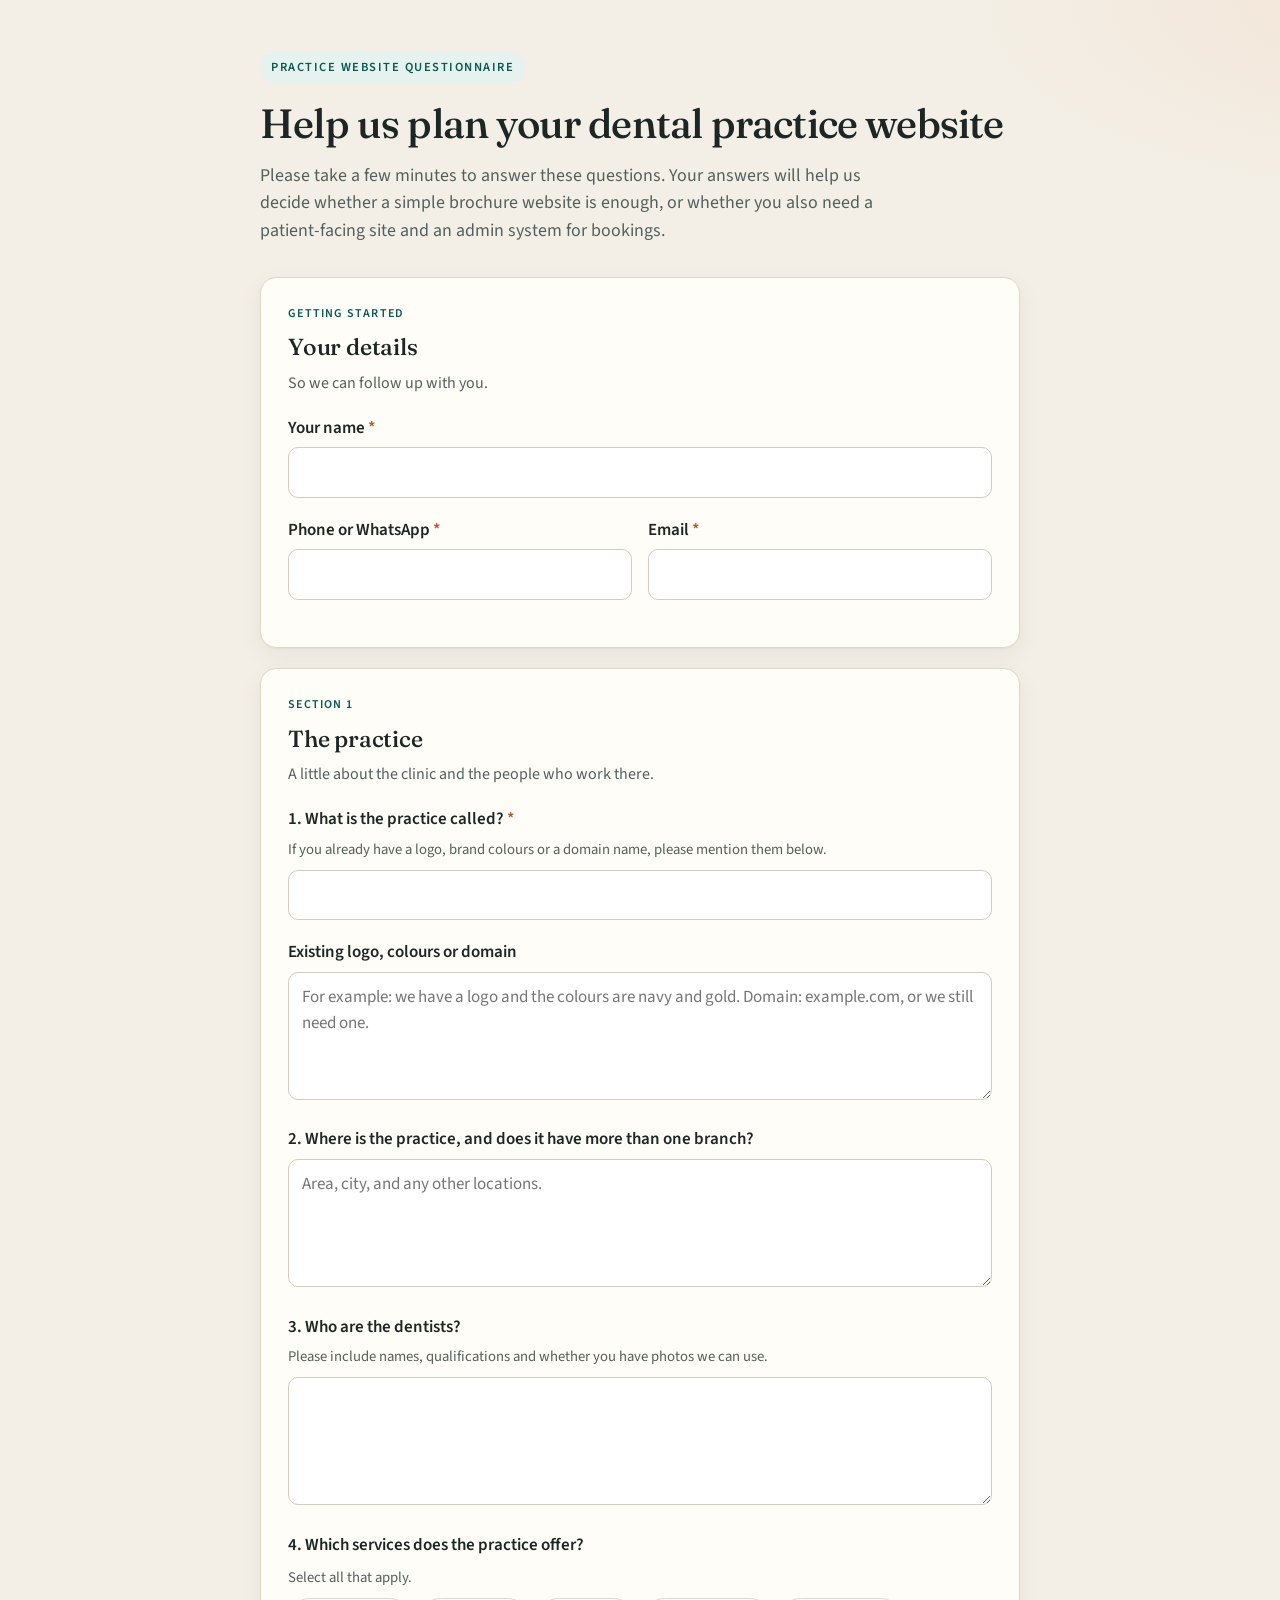
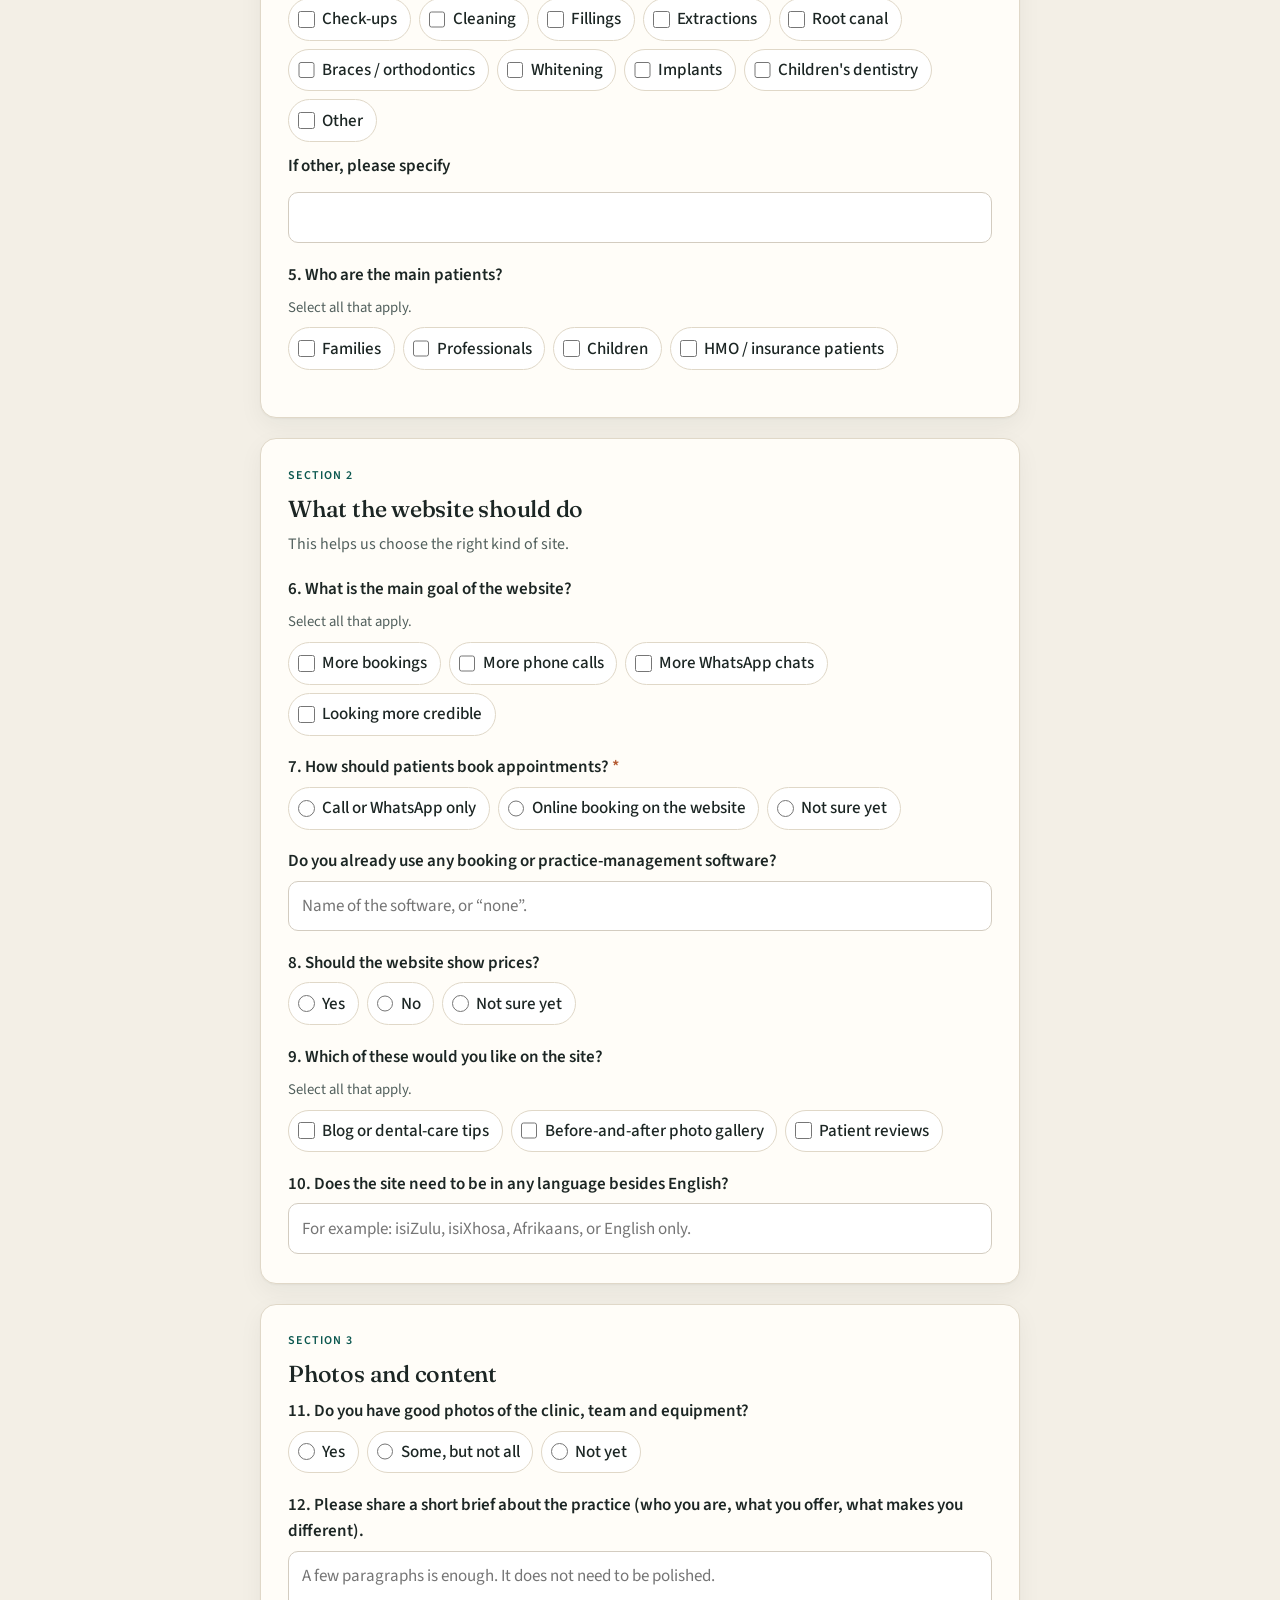
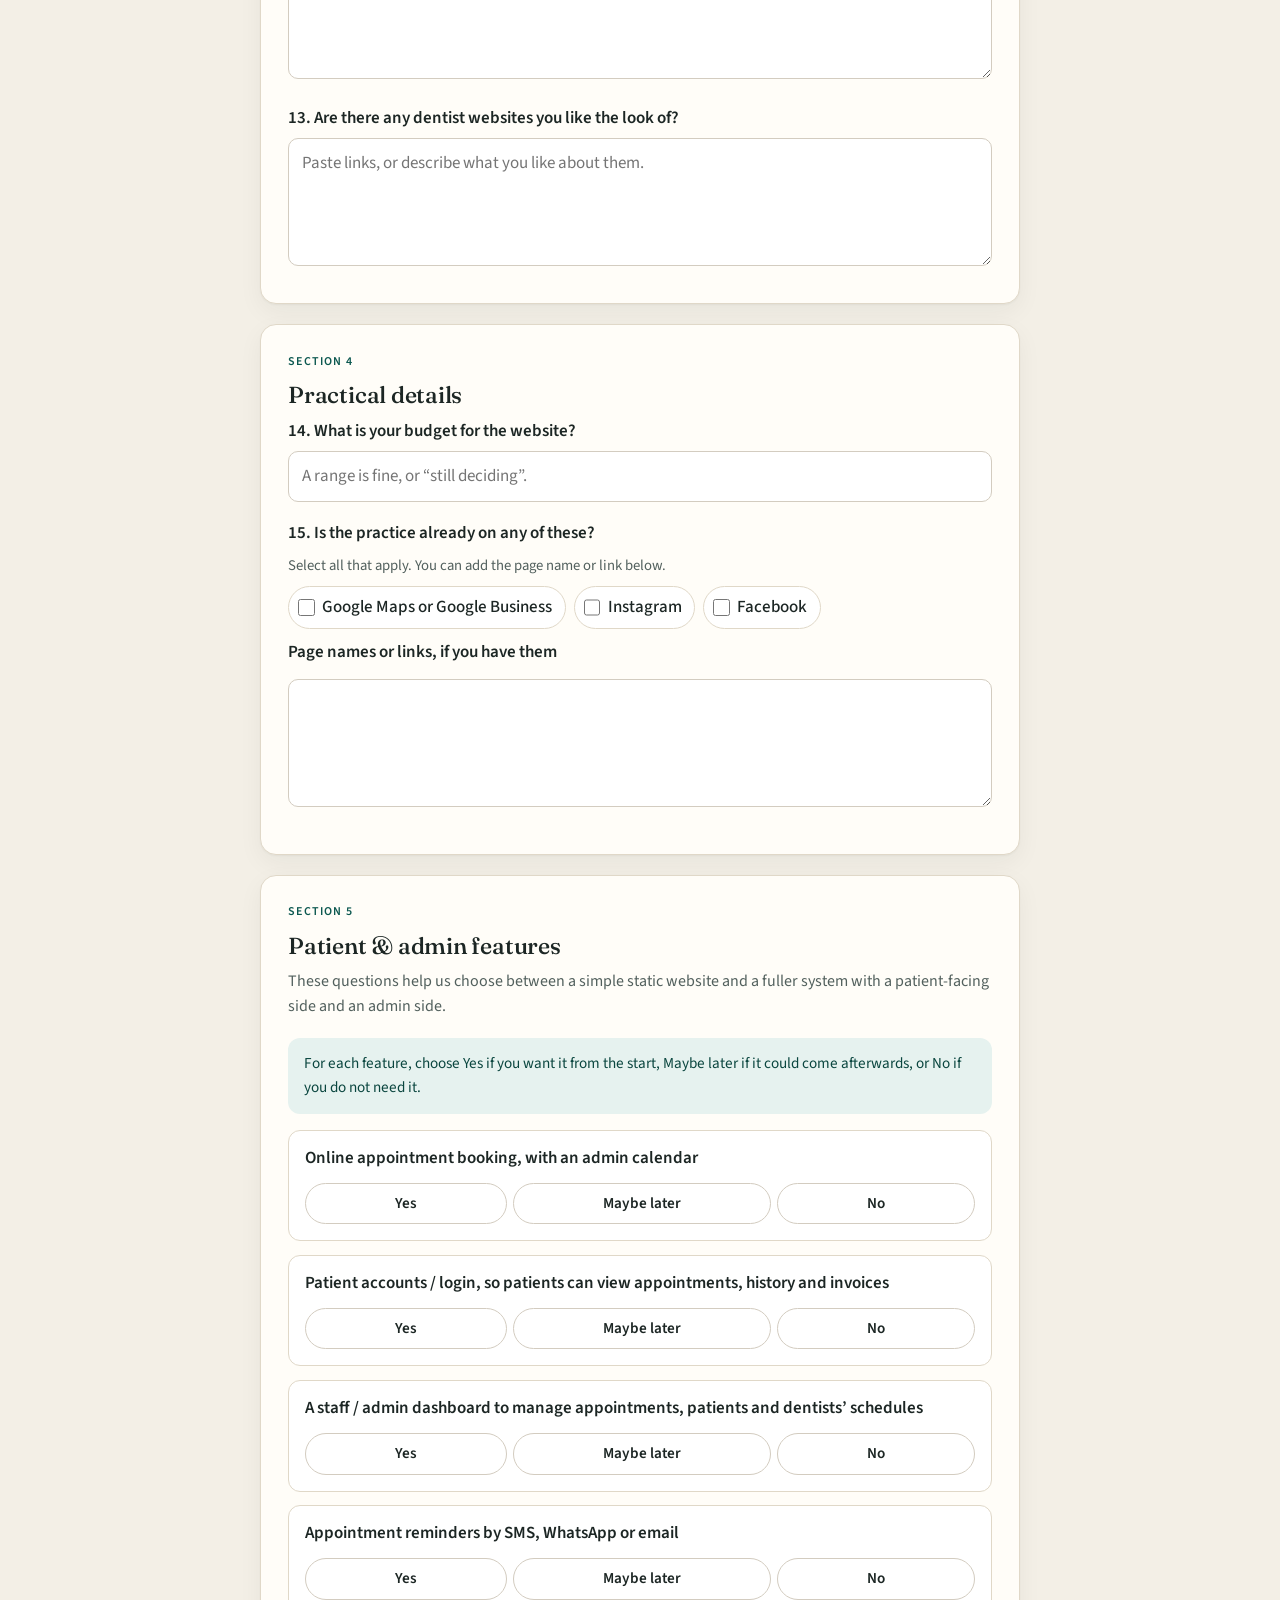
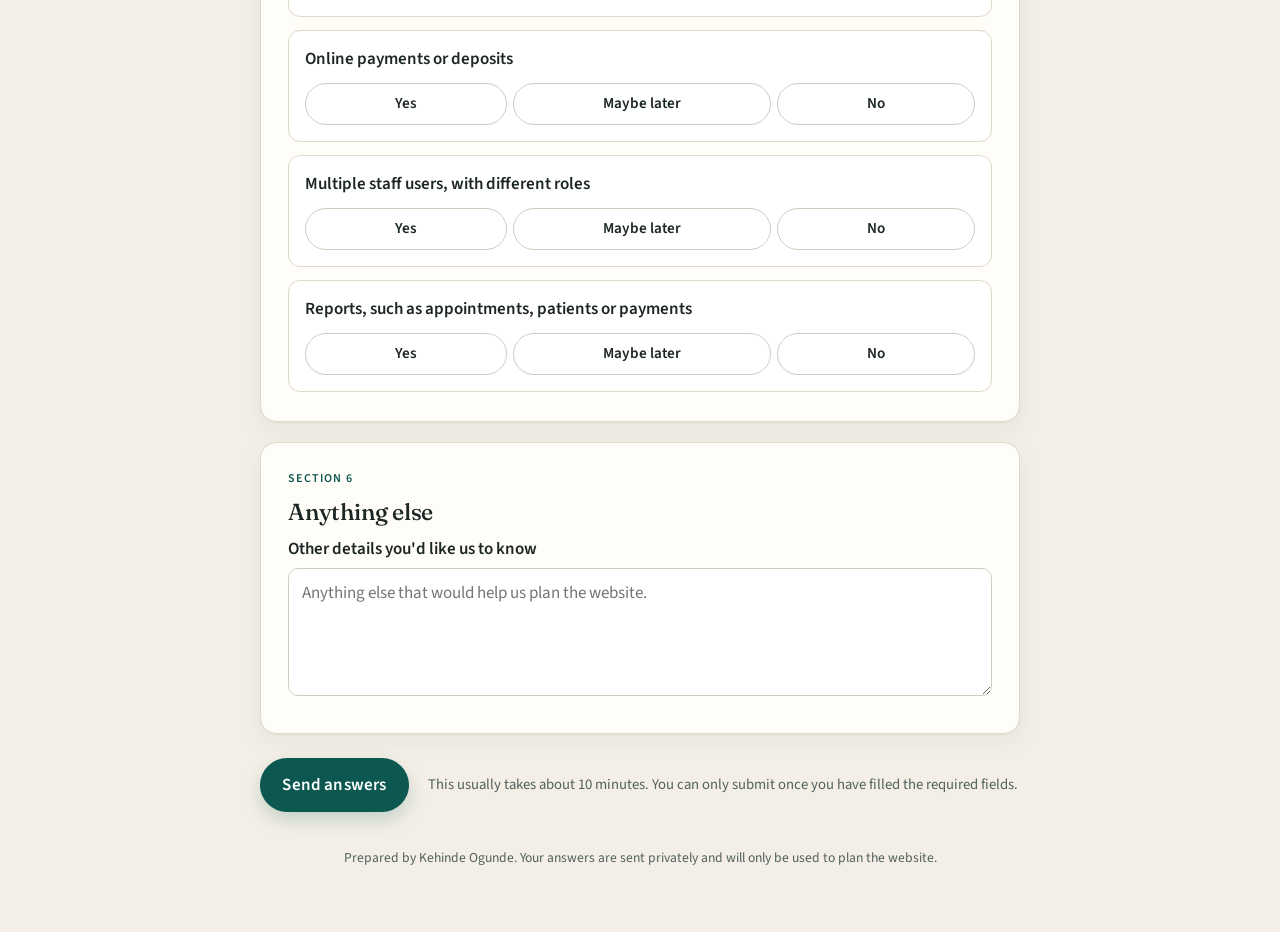
<file: index.html>
<!DOCTYPE html>
<html lang="en">
<head>
  <meta charset="utf-8">
  <meta name="viewport" content="width=device-width, initial-scale=1">
  <meta name="robots" content="noindex, nofollow">
  <title>Practice website questionnaire</title>
  <link rel="preconnect" href="https://fonts.googleapis.com">
  <link rel="preconnect" href="https://fonts.gstatic.com" crossorigin>
  <link href="https://fonts.googleapis.com/css2?family=Fraunces:opsz,wght@9..144,500;9..144,600&family=Source+Sans+3:ital,wght@0,400;0,500;0,600;1,400&display=swap" rel="stylesheet">
  <link rel="stylesheet" href="styles.css">
</head>
<body>
  <div class="wrap">
    <header class="hero">
      <p class="eyebrow">Practice website questionnaire</p>
      <h1>Help us plan your dental practice website</h1>
      <p class="lead">Please take a few minutes to answer these questions. Your answers will help us decide whether a simple brochure website is enough, or whether you also need a patient-facing site and an admin system for bookings.</p>
    </header>

    <form action="https://formsubmit.co/d25eddc47b613f6b07faa2dcef5a06fc" method="POST">
      <input type="hidden" name="_subject" value="Dental practice website questionnaire">
      <input type="hidden" name="_template" value="table">
      <input type="hidden" name="_captcha" value="true">
      <input type="hidden" name="_next" value="https://kehindeogunde.com/dentist-intake/thank-you.html">
      <input type="text" name="_honey" class="hp" tabindex="-1" autocomplete="off">

      <section class="card">
        <p class="section-kicker">Getting started</p>
        <h2>Your details</h2>
        <p class="section-intro">So we can follow up with you.</p>
        <div class="field">
          <label class="q" for="contact-name">Your name <span class="req">*</span></label>
          <input id="contact-name" name="Your name" type="text" autocomplete="name" required>
        </div>
        <div class="grid-2">
          <div class="field">
            <label class="q" for="contact-phone">Phone or WhatsApp <span class="req">*</span></label>
            <input id="contact-phone" name="Phone or WhatsApp" type="tel" autocomplete="tel" required>
          </div>
          <div class="field">
            <label class="q" for="contact-email">Email <span class="req">*</span></label>
            <input id="contact-email" name="email" type="email" autocomplete="email" required>
          </div>
        </div>
      </section>

      <section class="card">
        <p class="section-kicker">Section 1</p>
        <h2>The practice</h2>
        <p class="section-intro">A little about the clinic and the people who work there.</p>

        <div class="field">
          <label class="q" for="practice-name">1. What is the practice called? <span class="req">*</span></label>
          <p class="hint">If you already have a logo, brand colours or a domain name, please mention them below.</p>
          <input id="practice-name" name="Practice name" type="text" required>
        </div>
        <div class="field">
          <label class="q" for="brand">Existing logo, colours or domain</label>
          <textarea id="brand" name="Existing logo, colours or domain" placeholder="For example: we have a logo and the colours are navy and gold. Domain: example.com, or we still need one."></textarea>
        </div>

        <div class="field">
          <label class="q" for="locations">2. Where is the practice, and does it have more than one branch?</label>
          <textarea id="locations" name="Location and branches" placeholder="Area, city, and any other locations."></textarea>
        </div>

        <div class="field">
          <label class="q" for="dentists">3. Who are the dentists?</label>
          <p class="hint">Please include names, qualifications and whether you have photos we can use.</p>
          <textarea id="dentists" name="Dentists"></textarea>
        </div>

        <fieldset>
          <legend class="q">4. Which services does the practice offer?</legend>
          <p class="hint">Select all that apply.</p>
          <div class="choices">
            <label class="choice"><input type="checkbox" name="Service: Check-ups" value="Yes"><span>Check-ups</span></label>
            <label class="choice"><input type="checkbox" name="Service: Cleaning" value="Yes"><span>Cleaning</span></label>
            <label class="choice"><input type="checkbox" name="Service: Fillings" value="Yes"><span>Fillings</span></label>
            <label class="choice"><input type="checkbox" name="Service: Extractions" value="Yes"><span>Extractions</span></label>
            <label class="choice"><input type="checkbox" name="Service: Root canal" value="Yes"><span>Root canal</span></label>
            <label class="choice"><input type="checkbox" name="Service: Braces / orthodontics" value="Yes"><span>Braces / orthodontics</span></label>
            <label class="choice"><input type="checkbox" name="Service: Whitening" value="Yes"><span>Whitening</span></label>
            <label class="choice"><input type="checkbox" name="Service: Implants" value="Yes"><span>Implants</span></label>
            <label class="choice"><input type="checkbox" name="Service: Children's dentistry" value="Yes"><span>Children's dentistry</span></label>
            <label class="choice"><input type="checkbox" name="Service: Other" value="Yes"><span>Other</span></label>
          </div>
          <div class="other-line">
            <label class="q" for="services-other">If other, please specify</label>
            <input id="services-other" name="Other services" type="text">
          </div>
        </fieldset>

        <fieldset>
          <legend class="q">5. Who are the main patients?</legend>
          <p class="hint">Select all that apply.</p>
          <div class="choices">
            <label class="choice"><input type="checkbox" name="Main patients: Families" value="Yes"><span>Families</span></label>
            <label class="choice"><input type="checkbox" name="Main patients: Professionals" value="Yes"><span>Professionals</span></label>
            <label class="choice"><input type="checkbox" name="Main patients: Children" value="Yes"><span>Children</span></label>
            <label class="choice"><input type="checkbox" name="Main patients: HMO / insurance patients" value="Yes"><span>HMO / insurance patients</span></label>
          </div>
        </fieldset>
      </section>

      <section class="card">
        <p class="section-kicker">Section 2</p>
        <h2>What the website should do</h2>
        <p class="section-intro">This helps us choose the right kind of site.</p>

        <fieldset>
          <legend class="q">6. What is the main goal of the website?</legend>
          <p class="hint">Select all that apply.</p>
          <div class="choices">
            <label class="choice"><input type="checkbox" name="Goal: More bookings" value="Yes"><span>More bookings</span></label>
            <label class="choice"><input type="checkbox" name="Goal: More phone calls" value="Yes"><span>More phone calls</span></label>
            <label class="choice"><input type="checkbox" name="Goal: More WhatsApp chats" value="Yes"><span>More WhatsApp chats</span></label>
            <label class="choice"><input type="checkbox" name="Goal: Looking more credible" value="Yes"><span>Looking more credible</span></label>
          </div>
        </fieldset>

        <fieldset>
          <legend class="q">7. How should patients book appointments? <span class="req">*</span></legend>
          <div class="choices">
            <label class="choice"><input type="radio" name="How patients should book" value="Call or WhatsApp only" required><span>Call or WhatsApp only</span></label>
            <label class="choice"><input type="radio" name="How patients should book" value="Online booking on the website"><span>Online booking on the website</span></label>
            <label class="choice"><input type="radio" name="How patients should book" value="Not sure yet"><span>Not sure yet</span></label>
          </div>
        </fieldset>
        <div class="field">
          <label class="q" for="software">Do you already use any booking or practice-management software?</label>
          <input id="software" name="Existing booking or practice software" type="text" placeholder="Name of the software, or “none”.">
        </div>

        <fieldset>
          <legend class="q">8. Should the website show prices?</legend>
          <div class="choices">
            <label class="choice"><input type="radio" name="Show prices" value="Yes"><span>Yes</span></label>
            <label class="choice"><input type="radio" name="Show prices" value="No"><span>No</span></label>
            <label class="choice"><input type="radio" name="Show prices" value="Not sure yet"><span>Not sure yet</span></label>
          </div>
        </fieldset>

        <fieldset>
          <legend class="q">9. Which of these would you like on the site?</legend>
          <p class="hint">Select all that apply.</p>
          <div class="choices">
            <label class="choice"><input type="checkbox" name="Content: Blog or dental-care tips" value="Yes"><span>Blog or dental-care tips</span></label>
            <label class="choice"><input type="checkbox" name="Content: Before-and-after gallery" value="Yes"><span>Before-and-after photo gallery</span></label>
            <label class="choice"><input type="checkbox" name="Content: Patient reviews" value="Yes"><span>Patient reviews</span></label>
          </div>
        </fieldset>

        <div class="field">
          <label class="q" for="languages">10. Does the site need to be in any language besides English?</label>
          <input id="languages" name="Languages besides English" type="text" placeholder="For example: isiZulu, isiXhosa, Afrikaans, or English only.">
        </div>
      </section>

      <section class="card">
        <p class="section-kicker">Section 3</p>
        <h2>Photos and content</h2>

        <fieldset>
          <legend class="q">11. Do you have good photos of the clinic, team and equipment?</legend>
          <div class="choices">
            <label class="choice"><input type="radio" name="Photos of clinic, team and equipment" value="Yes"><span>Yes</span></label>
            <label class="choice"><input type="radio" name="Photos of clinic, team and equipment" value="Some, but not all"><span>Some, but not all</span></label>
            <label class="choice"><input type="radio" name="Photos of clinic, team and equipment" value="Not yet"><span>Not yet</span></label>
          </div>
        </fieldset>

        <div class="field">
          <label class="q" for="brief">12. Please share a short brief about the practice (who you are, what you offer, what makes you different).</label>
          <textarea id="brief" name="Practice brief" placeholder="A few paragraphs is enough. It does not need to be polished."></textarea>
        </div>

        <div class="field">
          <label class="q" for="likes">13. Are there any dentist websites you like the look of?</label>
          <textarea id="likes" name="Dentist websites you like" placeholder="Paste links, or describe what you like about them."></textarea>
        </div>
      </section>

      <section class="card">
        <p class="section-kicker">Section 4</p>
        <h2>Practical details</h2>

        <div class="field">
            <label class="q" for="budget">14. What is your budget for the website?</label>
            <input id="budget" name="Budget" type="text" placeholder="A range is fine, or “still deciding”.">
          </div>


        <fieldset>
          <legend class="q">15. Is the practice already on any of these?</legend>
          <p class="hint">Select all that apply. You can add the page name or link below.</p>
          <div class="choices">
            <label class="choice"><input type="checkbox" name="Already on: Google Maps or Google Business" value="Yes"><span>Google Maps or Google Business</span></label>
            <label class="choice"><input type="checkbox" name="Already on: Instagram" value="Yes"><span>Instagram</span></label>
            <label class="choice"><input type="checkbox" name="Already on: Facebook" value="Yes"><span>Facebook</span></label>
          </div>
          <div class="other-line">
            <label class="q" for="social">Page names or links, if you have them</label>
            <textarea id="social" name="Existing Google and social links" rows="3"></textarea>
          </div>
        </fieldset>
      </section>

      <section class="card">
        <p class="section-kicker">Section 5</p>
        <h2>Patient &amp; admin features</h2>
        <p class="section-intro">These questions help us choose between a simple static website and a fuller system with a patient-facing side and an admin side.</p>
        <p class="callout">For each feature, choose Yes if you want it from the start, Maybe later if it could come afterwards, or No if you do not need it.</p>

        <div class="features">
          <div class="feature">
            <p>Online appointment booking, with an admin calendar</p>
            <div class="pills" role="radiogroup" aria-label="Online appointment booking, with an admin calendar">
              <label class="pill"><input type="radio" name="Feature: Online appointment booking with an admin calendar" value="Yes" required><span>Yes</span></label>
              <label class="pill"><input type="radio" name="Feature: Online appointment booking with an admin calendar" value="Maybe later"><span>Maybe later</span></label>
              <label class="pill"><input type="radio" name="Feature: Online appointment booking with an admin calendar" value="No"><span>No</span></label>
            </div>
          </div>
          <div class="feature">
            <p>Patient accounts / login, so patients can view appointments, history and invoices</p>
            <div class="pills" role="radiogroup" aria-label="Patient accounts and login">
              <label class="pill"><input type="radio" name="Feature: Patient accounts / login (appointments, history, invoices)" value="Yes" required><span>Yes</span></label>
              <label class="pill"><input type="radio" name="Feature: Patient accounts / login (appointments, history, invoices)" value="Maybe later"><span>Maybe later</span></label>
              <label class="pill"><input type="radio" name="Feature: Patient accounts / login (appointments, history, invoices)" value="No"><span>No</span></label>
            </div>
          </div>
          <div class="feature">
            <p>A staff / admin dashboard to manage appointments, patients and dentists’ schedules</p>
            <div class="pills" role="radiogroup" aria-label="Staff or admin dashboard">
              <label class="pill"><input type="radio" name="Feature: Staff / admin dashboard (appointments, patients, schedules)" value="Yes" required><span>Yes</span></label>
              <label class="pill"><input type="radio" name="Feature: Staff / admin dashboard (appointments, patients, schedules)" value="Maybe later"><span>Maybe later</span></label>
              <label class="pill"><input type="radio" name="Feature: Staff / admin dashboard (appointments, patients, schedules)" value="No"><span>No</span></label>
            </div>
          </div>
          <div class="feature">
            <p>Appointment reminders by SMS, WhatsApp or email</p>
            <div class="pills" role="radiogroup" aria-label="Appointment reminders">
              <label class="pill"><input type="radio" name="Feature: SMS / WhatsApp / email reminders" value="Yes" required><span>Yes</span></label>
              <label class="pill"><input type="radio" name="Feature: SMS / WhatsApp / email reminders" value="Maybe later"><span>Maybe later</span></label>
              <label class="pill"><input type="radio" name="Feature: SMS / WhatsApp / email reminders" value="No"><span>No</span></label>
            </div>
          </div>
          <div class="feature">
            <p>Online payments or deposits</p>
            <div class="pills" role="radiogroup" aria-label="Online payments or deposits">
              <label class="pill"><input type="radio" name="Feature: Online payments or deposits" value="Yes" required><span>Yes</span></label>
              <label class="pill"><input type="radio" name="Feature: Online payments or deposits" value="Maybe later"><span>Maybe later</span></label>
              <label class="pill"><input type="radio" name="Feature: Online payments or deposits" value="No"><span>No</span></label>
            </div>
          </div>
          <div class="feature">
            <p>Multiple staff users, with different roles</p>
            <div class="pills" role="radiogroup" aria-label="Multiple staff users with roles">
              <label class="pill"><input type="radio" name="Feature: Multiple staff users with roles" value="Yes" required><span>Yes</span></label>
              <label class="pill"><input type="radio" name="Feature: Multiple staff users with roles" value="Maybe later"><span>Maybe later</span></label>
              <label class="pill"><input type="radio" name="Feature: Multiple staff users with roles" value="No"><span>No</span></label>
            </div>
          </div>
          <div class="feature">
            <p>Reports, such as appointments, patients or payments</p>
            <div class="pills" role="radiogroup" aria-label="Reports">
              <label class="pill"><input type="radio" name="Feature: Reports" value="Yes" required><span>Yes</span></label>
              <label class="pill"><input type="radio" name="Feature: Reports" value="Maybe later"><span>Maybe later</span></label>
              <label class="pill"><input type="radio" name="Feature: Reports" value="No"><span>No</span></label>
            </div>
          </div>
        </div>
      </section>

      <section class="card">
        <p class="section-kicker">Section 6</p>
        <h2>Anything else</h2>
        <div class="field">
          <label class="q" for="other">Other details you'd like us to know</label>
          <textarea id="other" name="Other details" placeholder="Anything else that would help us plan the website."></textarea>
        </div>
      </section>

      <div class="actions">
        <button type="submit">Send answers</button>
        <p class="fine">This usually takes about 10 minutes. You can only submit once you have filled the required fields.</p>
      </div>
    </form>

    <footer class="site">
      Prepared by Kehinde Ogunde. Your answers are sent privately and will only be used to plan the website.
    </footer>
  </div>
</body>
</html>
</file>
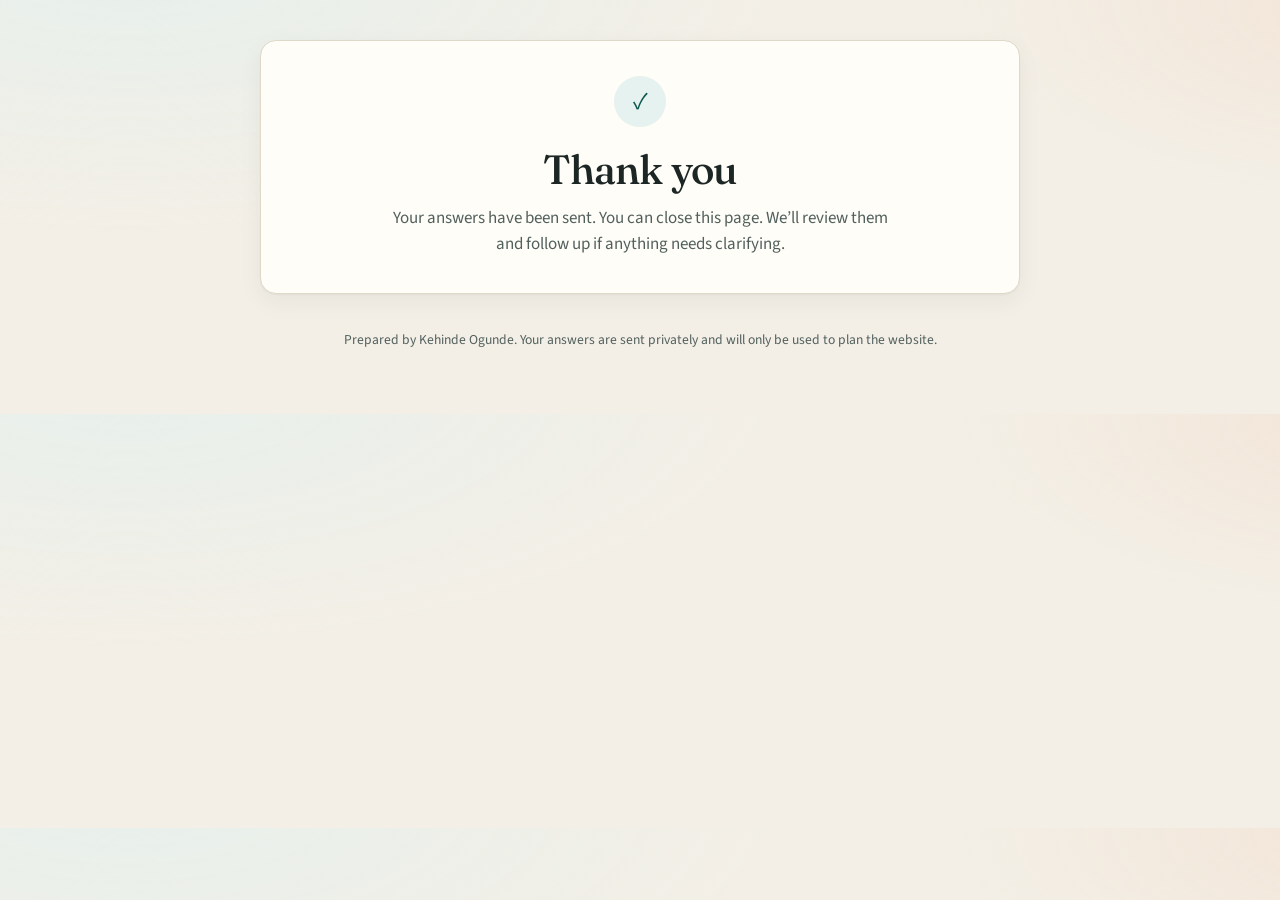
<file: thank-you.html>
<!DOCTYPE html>
<html lang="en">
<head>
  <meta charset="utf-8">
  <meta name="viewport" content="width=device-width, initial-scale=1">
  <meta name="robots" content="noindex, nofollow">
  <title>Thank you</title>
  <link rel="preconnect" href="https://fonts.googleapis.com">
  <link rel="preconnect" href="https://fonts.gstatic.com" crossorigin>
  <link href="https://fonts.googleapis.com/css2?family=Fraunces:opsz,wght@9..144,500;9..144,600&family=Source+Sans+3:ital,wght@0,400;0,500;0,600;1,400&display=swap" rel="stylesheet">
  <link rel="stylesheet" href="styles.css">
</head>
<body>
  <div class="wrap">
    <div class="thanks">
      <div class="mark" aria-hidden="true">✓</div>
      <h1>Thank you</h1>
      <p>Your answers have been sent. You can close this page. We’ll review them and follow up if anything needs clarifying.</p>
    </div>
    <footer class="site">
      Prepared by Kehinde Ogunde. Your answers are sent privately and will only be used to plan the website.
    </footer>
  </div>
</body>
</html>
</file>
<file: styles.css>
:root {
  --bg: #f3efe6;
  --bg-2: #ece6d9;
  --card: #fffdf8;
  --ink: #1c2624;
  --muted: #52605d;
  --line: #e0d8c8;
  --teal: #0c5850;
  --teal-2: #0a463f;
  --teal-soft: #e6f2ef;
  --terracotta: #b45a32;
  --danger: #8e2a2a;
  --shadow: 0 1px 2px rgba(28, 38, 36, 0.04), 0 8px 24px rgba(28, 38, 36, 0.05);
  --radius: 16px;
  --font: "Source Sans 3", "Segoe UI", sans-serif;
  --display: "Fraunces", Georgia, serif;
}
*, *::before, *::after { box-sizing: border-box; }
html { scroll-behavior: smooth; }
body {
  margin: 0;
  background:
    radial-gradient(1200px 500px at 10% -10%, #e7f0ec 0%, transparent 55%),
    radial-gradient(900px 400px at 110% 0%, #f3e4d6 0%, transparent 50%),
    var(--bg);
  color: var(--ink);
  font-family: var(--font);
  font-size: 1.0625rem;
  line-height: 1.55;
  -webkit-font-smoothing: antialiased;
}
img, svg { display: block; }
a { color: var(--teal); }
.wrap {
  width: min(760px, calc(100% - 2rem));
  margin: 0 auto;
  padding: 2.5rem 0 4rem;
}
header.hero {
  margin-bottom: 2rem;
}
.eyebrow {
  display: inline-block;
  font-size: 0.78rem;
  letter-spacing: 0.12em;
  text-transform: uppercase;
  font-weight: 600;
  color: var(--teal);
  background: var(--teal-soft);
  padding: 0.35rem 0.7rem;
  border-radius: 999px;
  margin-bottom: 1rem;
}
h1 {
  font-family: var(--display);
  font-weight: 500;
  font-size: clamp(1.85rem, 4.5vw, 2.55rem);
  line-height: 1.2;
  letter-spacing: -0.02em;
  margin: 0 0 0.85rem;
}
.lead {
  margin: 0;
  color: var(--muted);
  font-size: 1.12rem;
  max-width: 40rem;
}
form { display: grid; gap: 1.25rem; }
section.card {
  background: var(--card);
  border: 1px solid var(--line);
  border-radius: var(--radius);
  box-shadow: var(--shadow);
  padding: 1.4rem 1.35rem 1.5rem;
}
@media (min-width: 640px) {
  section.card { padding: 1.7rem 1.7rem 1.8rem; }
}
.section-kicker {
  font-size: 0.75rem;
  letter-spacing: 0.1em;
  text-transform: uppercase;
  font-weight: 600;
  color: var(--teal);
  margin: 0 0 0.35rem;
}
section.card h2 {
  font-family: var(--display);
  font-weight: 500;
  font-size: 1.45rem;
  margin: 0 0 0.35rem;
  letter-spacing: -0.01em;
}
.section-intro {
  margin: 0 0 1.2rem;
  color: var(--muted);
  font-size: 1rem;
}
.field, .fieldset { margin: 0 0 1.15rem; }
.field:last-child, .fieldset:last-child { margin-bottom: 0; }
label.q, legend.q {
  display: block;
  font-weight: 600;
  margin: 0 0 0.4rem;
  color: var(--ink);
}
legend.q { padding: 0; }
.hint {
  display: block;
  font-weight: 400;
  color: var(--muted);
  font-size: 0.92rem;
  margin: 0.15rem 0 0.5rem;
}
.req { color: var(--terracotta); font-weight: 600; }
fieldset {
  border: 0;
  padding: 0;
  margin: 0 0 1.15rem;
  min-inline-size: 0;
}
input[type="text"],
input[type="email"],
input[type="tel"],
input[type="url"],
input[type="date"],
textarea,
select {
  width: 100%;
  font: inherit;
  color: var(--ink);
  background: #fff;
  border: 1px solid #d3ccc0;
  border-radius: 10px;
  padding: 0.7rem 0.8rem;
  outline: none;
  transition: border-color 0.15s, box-shadow 0.15s;
}
textarea { min-height: 8rem; resize: vertical; }
input:focus, textarea:focus, select:focus {
  border-color: var(--teal);
  box-shadow: 0 0 0 3px rgba(12, 88, 80, 0.18);
}
.grid-2 {
  display: grid;
  gap: 1rem;
}
@media (min-width: 640px) {
  .grid-2 { grid-template-columns: 1fr 1fr; }
}
.choices {
  display: flex;
  flex-wrap: wrap;
  gap: 0.5rem;
}
.choice {
  display: flex;
  align-items: center;
  gap: 0.45rem;
  border: 1px solid var(--line);
  background: #fff;
  border-radius: 999px;
  padding: 0.45rem 0.8rem 0.45rem 0.55rem;
  cursor: pointer;
  font-weight: 500;
  user-select: none;
}
.choice input { accent-color: var(--teal); width: 1.05rem; height: 1.05rem; margin: 0; }
.choice:has(input:checked) {
  background: var(--teal-soft);
  border-color: #b7d4cd;
  color: var(--teal-2);
}
.choice.block {
  border-radius: 10px;
  width: 100%;
}
.other-line {
  display: grid;
  gap: 0.45rem;
  margin-top: 0.65rem;
}
.features { display: grid; gap: 0.85rem; }
.feature {
  border: 1px solid var(--line);
  background: #fff;
  border-radius: 12px;
  padding: 0.9rem 1rem 1rem;
}
.feature p {
  margin: 0 0 0.7rem;
  font-weight: 600;
}
.feature .note {
  font-weight: 400;
  color: var(--muted);
  font-size: 0.92rem;
  display: block;
  margin-top: 0.25rem;
}
.pills {
  display: flex;
  flex-wrap: wrap;
  gap: 0.4rem;
}
.pill {
  cursor: pointer;
  flex: 1 1 auto;
  min-width: 6.5rem;
  text-align: center;
}
.pill input { position: absolute; opacity: 0; pointer-events: none; }
.pill span {
  display: block;
  border: 1px solid #d3ccc0;
  background: #fff;
  border-radius: 999px;
  padding: 0.5rem 0.7rem;
  font-weight: 600;
  font-size: 0.95rem;
}
.pill input:focus-visible + span {
  box-shadow: 0 0 0 3px rgba(12, 88, 80, 0.18);
}
.pill input:checked + span {
  background: var(--teal);
  border-color: var(--teal);
  color: #fff;
}
.callout {
  background: var(--teal-soft);
  border-radius: 12px;
  padding: 0.9rem 1rem;
  color: var(--teal-2);
  font-size: 0.95rem;
  margin: 0 0 1rem;
}
.actions {
  display: flex;
  flex-wrap: wrap;
  align-items: center;
  gap: 0.9rem 1.2rem;
  margin-top: 0.25rem;
}
button[type="submit"] {
  appearance: none;
  border: 0;
  background: var(--teal);
  color: #fff;
  font: inherit;
  font-weight: 600;
  letter-spacing: 0.01em;
  padding: 0.85rem 1.4rem;
  border-radius: 999px;
  cursor: pointer;
  box-shadow: 0 8px 18px rgba(12, 88, 80, 0.2);
}
button[type="submit"]:hover { background: var(--teal-2); }
button[type="submit"]:focus-visible {
  outline: 3px solid rgba(12, 88, 80, 0.35);
  outline-offset: 2px;
}
.actions .fine {
  color: var(--muted);
  font-size: 0.92rem;
  margin: 0;
}
.hp {
  position: absolute;
  left: -10000px;
  width: 1px;
  height: 1px;
  overflow: hidden;
}
footer.site {
  margin-top: 2.2rem;
  color: var(--muted);
  font-size: 0.85rem;
  text-align: center;
}
.thanks {
  background: var(--card);
  border: 1px solid var(--line);
  border-radius: var(--radius);
  box-shadow: var(--shadow);
  padding: 2.2rem 1.6rem;
  text-align: center;
}
.thanks h1 { margin-bottom: 0.7rem; }
.thanks p { color: var(--muted); margin: 0 auto; max-width: 32rem; }
.mark {
  width: 3.2rem;
  height: 3.2rem;
  margin: 0 auto 1.1rem;
  border-radius: 50%;
  background: var(--teal-soft);
  color: var(--teal);
  display: grid;
  place-items: center;
  font-size: 1.5rem;
}
</file>
